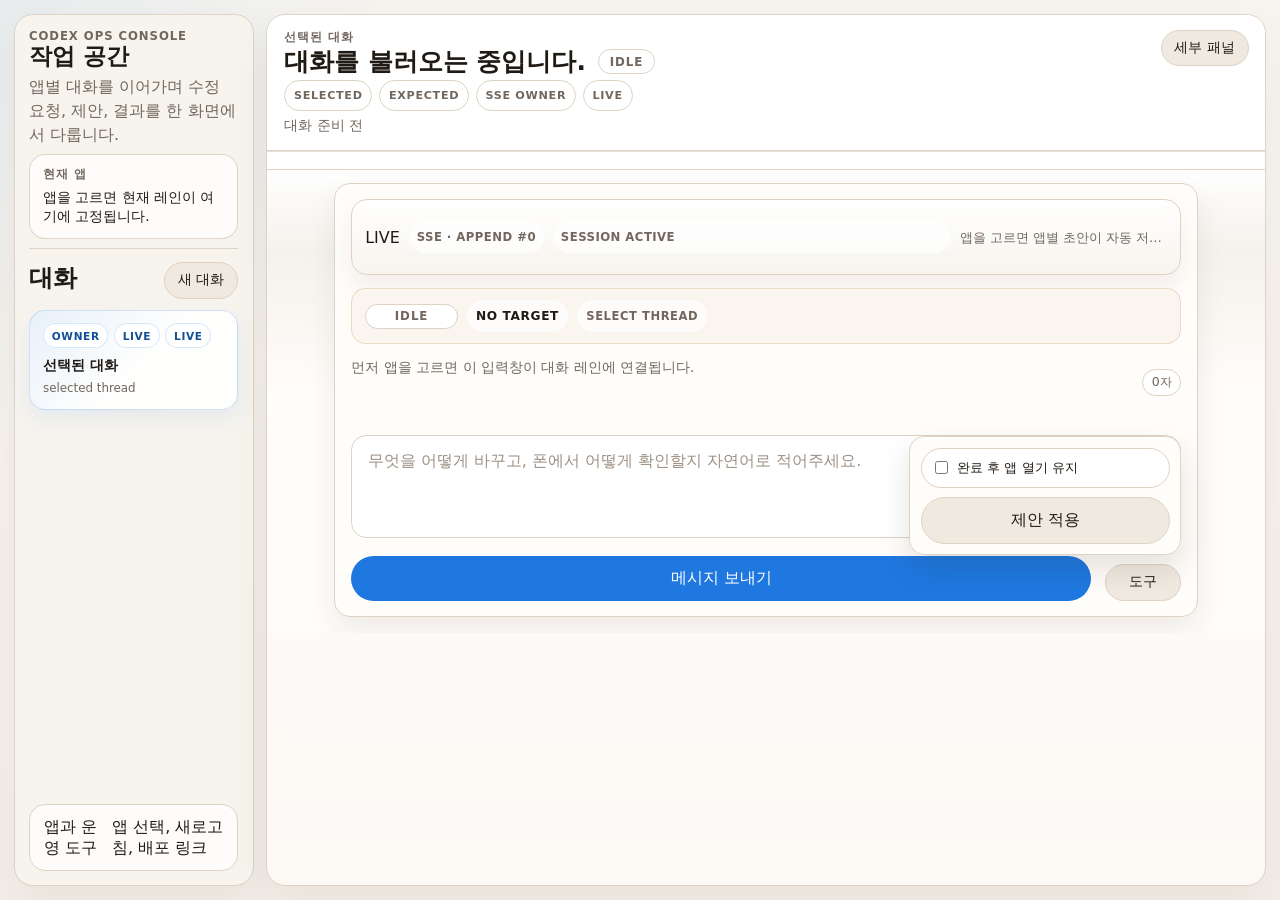
<file: examples/generated_apps/codex-ops-console/web/index.html>
<!doctype html>
<html lang="ko">
  <head>
    <meta charset="utf-8" />
    <meta name="viewport" content="width=device-width, initial-scale=1" />
    <meta name="theme-color" content="#f5f1ea" />
    <meta
      name="description"
      content="상태 유지형 Codex 런타임과 대화하며 앱 수정 요청을 보내고 작업 상태를 추적하는 운영 콘솔입니다."
    />
    <title>Codex Ops Console</title>
    <link rel="manifest" href="./manifest.webmanifest" />
    <link rel="apple-touch-icon" href="./apple-touch-icon.svg" />
    <link rel="stylesheet" href="./styles.css" />
  </head>
  <body>
    <main class="desktop-shell">
      <aside
        id="nav-sheet"
        class="sidebar panel"
        data-mobile-surface="sheet"
        data-mobile-nav-priority="conversations"
        aria-hidden="true"
      >
        <div class="sidebar-brand">
          <div class="sidebar-brand-head">
            <div>
              <p class="sidebar-kicker">Codex Ops Console</p>
              <h1>작업 공간</h1>
            </div>
            <button id="nav-sheet-close" class="secondary small nav-sheet-close" type="button">닫기</button>
          </div>
          <p class="sidebar-copy">앱별 대화를 이어가며 수정 요청, 제안, 결과를 한 화면에서 다룹니다.</p>
          <div class="sidebar-app-summary" data-sidebar-app-summary="compact">
            <p class="label">현재 앱</p>
            <p id="selected-app-summary" class="sidebar-app-summary-copy">앱을 고르면 현재 레인이 여기에 고정됩니다.</p>
          </div>
          <button id="install-button" class="install-button" hidden>홈 화면에 추가</button>
        </div>

        <section class="sidebar-section sidebar-section-fill sidebar-primary-nav" data-nav-primary="threads">
          <div class="section-head compact">
            <h2>대화</h2>
            <button id="new-conversation" class="secondary small">새 대화</button>
          </div>
          <div
            id="active-session-row"
            class="active-session-row"
            data-active-session-state="idle"
            data-active-session-conversation-id=""
            data-active-session-owned="false"
            data-active-session-source="none"
            data-active-session-phase="IDLE"
            data-active-session-unseen-count="0"
            data-active-session-clear-reason="idle"
            hidden
          >
            <div class="active-session-chip-row">
              <span id="active-session-owner" class="active-session-chip" data-active-chip="owner">OWNER</span>
              <span id="active-session-state" class="active-session-chip" data-active-chip="state">LIVE</span>
              <span id="active-session-follow" class="active-session-chip" data-active-chip="follow">LIVE</span>
            </div>
            <p id="active-session-title" class="active-session-title">선택된 대화</p>
            <p id="active-session-meta" class="active-session-meta">selected thread</p>
          </div>
          <div id="conversation-list" class="conversation-list"></div>
        </section>

        <details id="nav-ops-section" class="sidebar-section sidebar-ops-details" data-nav-secondary="ops">
          <summary id="nav-ops-summary" class="nav-ops-summary">
            <span>앱과 운영 도구</span>
            <span class="nav-ops-summary-meta">앱 선택, 새로고침, 배포 링크</span>
          </summary>
          <div class="nav-ops-content">
            <div class="section-head compact">
              <h2>앱</h2>
              <button id="refresh-apps" class="secondary small">새로고침</button>
            </div>
            <label class="field compact-field">
              <span>대상 앱</span>
              <select id="app-select"></select>
            </label>
            <div class="sidebar-app-card">
              <p class="label">배포 링크</p>
              <p id="selected-app-url" class="app-url">앱을 선택하면 여기에서 바로 열 수 있습니다.</p>
              <button id="open-app" class="secondary">선택한 앱 열기</button>
            </div>
          </div>
        </details>

      </aside>
      <button id="nav-sheet-scrim" class="nav-sheet-scrim" type="button" hidden aria-label="네비게이션 닫기"></button>

      <section class="main-stage panel" data-primary-surface="conversation">
        <header class="thread-topbar" data-thread-header="conversation">
          <div class="thread-title-block">
            <p id="thread-kicker" class="thread-kicker">선택된 대화</p>
            <button
              id="nav-sheet-toggle"
              class="secondary small mobile-nav-toggle"
              type="button"
              aria-controls="nav-sheet"
              aria-expanded="false"
            >대화 열기</button>
            <div class="thread-title-row">
              <h2 id="thread-title">앱을 먼저 고르세요.</h2>
              <span
                id="thread-phase-chip"
                class="thread-phase-chip"
                data-tone="muted"
                data-thread-phase="IDLE"
                data-thread-phase-source="none"
              >IDLE</span>
            </div>
            <div
              id="thread-session-summary"
              class="thread-session-summary"
              data-thread-summary-visible="false"
              data-thread-summary-presentation="cleared"
              data-thread-summary-scope="selected-thread"
              data-thread-summary-path=""
              data-thread-summary-phase=""
              data-thread-summary-source="none"
              data-thread-summary-owned="false"
              data-thread-summary-conversation-id=""
	              hidden
	            >
	              <span id="thread-session-summary-scope" class="session-summary-chip" data-thread-summary-chip="scope">SELECTED</span>
	              <span id="thread-session-summary-path" class="session-summary-chip" data-thread-summary-chip="path">EXPECTED</span>
	              <span id="thread-session-summary-owner" class="session-summary-chip" data-thread-summary-chip="owner">SSE OWNER</span>
	              <span id="thread-session-summary-phase" class="session-summary-chip" data-thread-summary-chip="phase">LIVE</span>
	            </div>
            <p id="conversation-meta" class="meta thread-meta">아직 대화 세션이 없습니다.</p>
          </div>
          <div class="thread-sidecar">
            <button id="secondary-panel-toggle" class="secondary small desktop-panel-toggle" type="button" aria-expanded="false">세부 패널</button>
          </div>
        </header>

        <div class="thread-surface" data-session-workspace="conversation-first">
          <div id="thread-scroller" class="thread-scroller" tabindex="-1">
            <div class="thread-column">
              <div id="conversation-timeline" class="timeline"></div>
            </div>
          </div>
          <section id="conversation-footer-dock" class="composer-dock" data-footer-dock="session-composer">
            <div class="composer-shell" data-composer-shell="stable-session-dock">
              <section id="session-strip" class="session-strip session-activity-bar" data-activity-bar="composer-adjacent" hidden>
                <p id="session-strip-state" class="session-strip-state">LIVE</p>
                <p id="session-strip-meta" class="session-strip-meta">SSE · append #0</p>
                <p id="session-strip-detail" class="session-strip-detail">SESSION ACTIVE</p>
                <button id="session-strip-toggle" class="secondary small session-strip-toggle" type="button" hidden>세부 보기</button>
                <p id="draft-status" class="draft-status session-strip-draft">아직 저장된 초안이 없습니다.</p>
              </section>

              <div id="composer-owner-row" class="composer-owner-row" data-composer-owner="idle">
                <span id="composer-owner-state" class="composer-owner-chip" data-owner-tone="muted">IDLE</span>
                <p id="composer-owner-target" class="composer-owner-target">NO TARGET</p>
                <p id="composer-owner-copy" class="composer-owner-copy">SELECT THREAD</p>
              </div>

              <div class="composer-toolbar">
                <p id="composer-hint" class="composer-hint composer-hint-compact">현재 대화에 바로 이어서 입력하세요.</p>
                <p id="composer-count" class="composer-count">0자</p>
              </div>

              <label class="field composer-field">
                <textarea
                  id="request-text"
                  rows="3"
                  placeholder="무엇을 어떻게 바꾸고, 폰에서 어떻게 확인할지 자연어로 적어주세요."
                ></textarea>
              </label>

              <div class="composer-footer" data-composer-layout="chat-first">
                <button id="send-request" class="composer-send-primary">메시지 보내기</button>
                <div
                  id="composer-utility-menu"
                  class="composer-utility-menu"
                  data-composer-utility-open="false"
                  data-composer-utility-state="closed"
                >
                  <button
                    id="composer-utility-toggle"
                    class="secondary small composer-utility-toggle-button"
                    type="button"
                    data-composer-utility-open="false"
                    data-composer-utility-state="closed"
                    aria-expanded="false"
                    aria-controls="composer-utility-cluster"
                  >도구</button>
                  <div
                    id="composer-utility-cluster"
                    class="composer-utility-cluster"
                    data-composer-utility-panel="compact"
                    data-composer-utility-open="false"
                    data-composer-utility-state="closed"
                    aria-hidden="true"
                    hidden
                  >
                    <button id="apply-proposal" class="secondary composer-secondary-action" disabled>제안 적용</button>
                    <label class="toggle inline composer-utility-toggle">
                      <input id="auto-open-app" type="checkbox" />
                      <span>완료 후 앱 열기 유지</span>
                    </label>
                  </div>
                </div>
              </div>
            </div>
          </section>
        </div>
      </section>

      <aside id="secondary-panel" class="secondary-panel panel" data-secondary-panel-mode="compact-sidecar">
        <div class="secondary-panel-head">
          <div>
            <p class="sidebar-kicker">Secondary Panel</p>
            <h2>세부 사실과 학습</h2>
          </div>
          <button id="secondary-panel-close" class="secondary small" type="button">닫기</button>
        </div>

        <section class="sidebar-section secondary-summary">
          <p class="label">Selected Thread Facts</p>
          <div id="secondary-session-facts" class="secondary-session-facts" data-secondary-facts-presentation="idle">
            <div class="secondary-session-chip-row">
              <span class="session-summary-chip">SELECTED</span>
              <span class="session-summary-chip">IDLE</span>
            </div>
            <p class="secondary-session-title">NO TARGET</p>
            <p class="secondary-session-meta">selected thread detail drawer</p>
          </div>
          <p id="workspace-summary-text" class="workspace-summary-text">세부 맥락은 이 패널에서만 확인합니다.</p>
        </section>

        <section class="inspector-card autonomy-detail-card">
          <div class="section-head compact">
            <h3>Autonomy Context</h3>
            <p id="autonomy-detail-meta" class="meta">최근 iteration 상태를 불러오는 중입니다.</p>
          </div>
          <div id="autonomy-detail" class="autonomy-summary autonomy-summary-detail">
            <p class="autonomy-empty">자세한 autonomy iteration 요약은 이 패널에서 확인할 수 있습니다.</p>
          </div>
        </section>

        <div class="inspector-grid secondary-panel-grid">
          <section class="inspector-card">
            <div class="section-head compact">
              <h3>실행 드릴다운</h3>
              <div class="thread-status">
                <p class="activity-label">detail only</p>
                <p id="job-phase" class="activity-phase idle">IDLE</p>
                <p id="job-meta" class="meta">선택된 대화의 drill-down detail이 여기에 표시됩니다.</p>
              </div>
            </div>
            <pre id="status-output">Tailscale 런타임에 연결해 앱 목록을 불러오는 중입니다.</pre>
            <article class="activity-card">
              <p class="activity-label">최근 이벤트</p>
              <div id="job-events" class="activity-events">
                <p class="activity-empty">작업이 시작되면 최근 실행 이벤트가 여기에 표시됩니다.</p>
              </div>
            </article>
          </section>

          <section class="inspector-card">
            <div class="section-head compact">
              <h3>이번 작업에서 배운 점</h3>
              <p id="learning-meta" class="meta">아직 기록된 학습 로그가 없습니다.</p>
            </div>
            <div id="learning-summary" class="learning-summary">
              <p class="learning-empty">작업이 끝나면 여기에서 설계 판단과 검증 내용을 바로 읽을 수 있습니다.</p>
            </div>
          </section>
        </div>
      </aside>
    </main>

    <script type="module" src="./app.js"></script>
  </body>
</html>
</file>
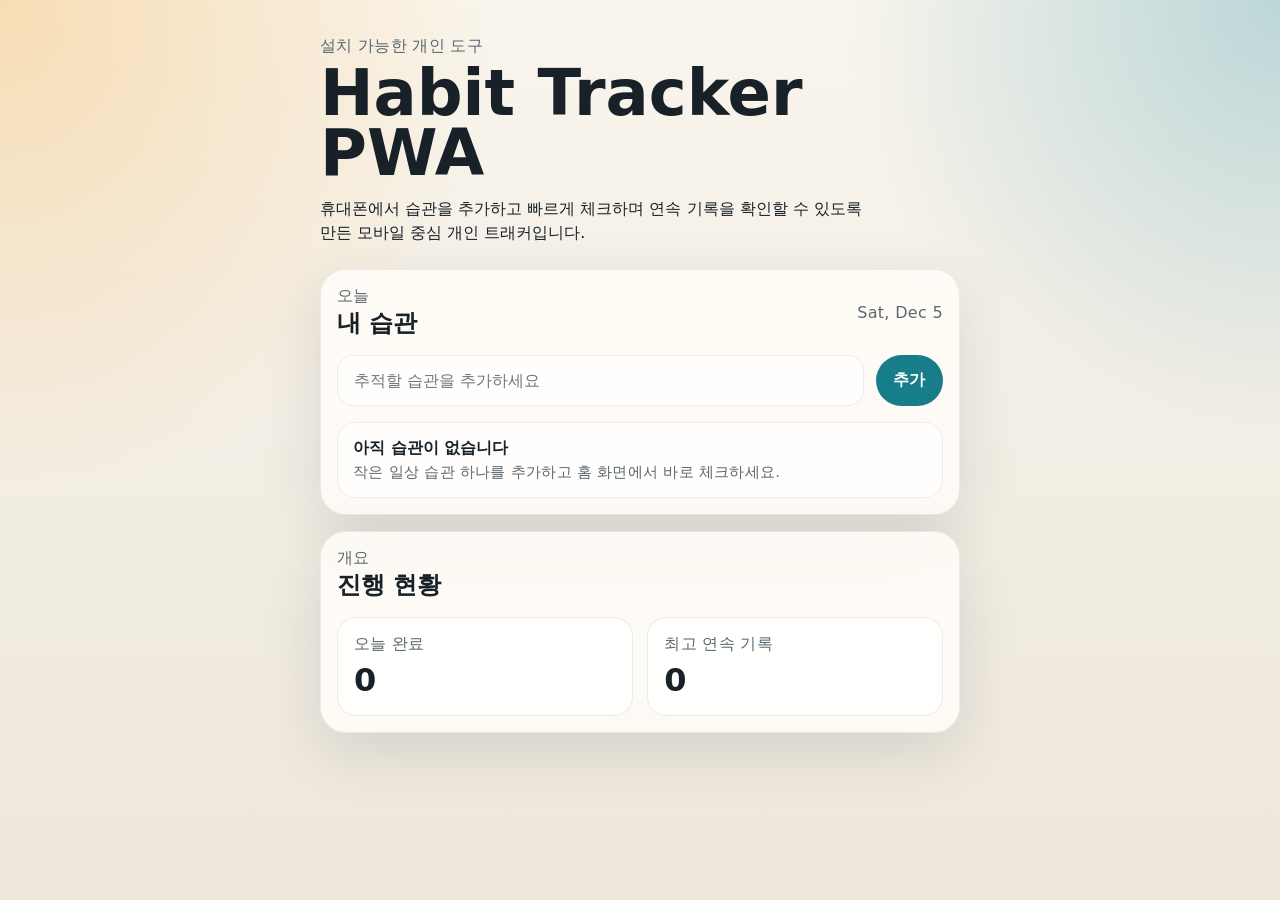
<file: examples/generated_apps/habit-tracker-pwa/web/index.html>
<!doctype html>
<html lang="ko">
  <head>
    <meta charset="utf-8" />
    <meta name="viewport" content="width=device-width, initial-scale=1" />
    <meta name="theme-color" content="#177e89" />
    <meta name="description" content="휴대폰에서 습관을 추가하고 빠르게 체크하며 연속 기록을 확인할 수 있도록 만든 모바일 중심 개인 트래커입니다." />
    <title>Habit Tracker PWA</title>
    <link rel="manifest" href="./manifest.webmanifest" />
    <link rel="apple-touch-icon" href="./apple-touch-icon.svg" />
    <link rel="stylesheet" href="./styles.css" />
  </head>
  <body>
    <main class="shell">
      <header class="hero">
        <p class="eyebrow">설치 가능한 개인 도구</p>
        <h1>Habit Tracker PWA</h1>
        <p class="lede">휴대폰에서 습관을 추가하고 빠르게 체크하며 연속 기록을 확인할 수 있도록 만든 모바일 중심 개인 트래커입니다.</p>
        <button id="install-button" class="install-button" hidden>앱 설치</button>
      </header>

      <section class="panel panel--primary">
        <div class="panel-header">
          <div>
            <p class="panel-kicker">오늘</p>
            <h2>내 습관</h2>
          </div>
          <p id="today-label" class="today-label"></p>
        </div>

        <form id="habit-form" class="habit-form">
          <label class="sr-only" for="habit-name">습관 이름</label>
          <input
            id="habit-name"
            name="habit-name"
            type="text"
            maxlength="60"
            placeholder="추적할 습관을 추가하세요"
            autocomplete="off"
            required
          />
          <button type="submit">추가</button>
        </form>

        <ul id="habit-list" class="habit-list"></ul>
      </section>

      <section class="panel panel--secondary">
        <div class="panel-header">
          <div>
            <p class="panel-kicker">개요</p>
            <h2>진행 현황</h2>
          </div>
        </div>
        <div class="stats">
          <article class="stat-card">
            <p class="stat-label">오늘 완료</p>
            <p id="completed-count" class="stat-value">0</p>
          </article>
          <article class="stat-card">
            <p class="stat-label">최고 연속 기록</p>
            <p id="best-streak" class="stat-value">0</p>
          </article>
        </div>
      </section>
    </main>

    <template id="habit-item-template">
      <li class="habit-item">
        <div class="habit-copy">
          <p class="habit-name"></p>
          <p class="habit-meta"></p>
        </div>
        <div class="habit-actions">
          <button class="check-button" type="button">체크</button>
          <button class="delete-button" type="button" aria-label="습관 삭제">삭제</button>
        </div>
      </li>
    </template>

    <script src="./app.js"></script>
  </body>
</html>
</file>
<file: examples/generated_apps/codex-ops-console/web/styles.css>
:root {
  --bg: #f3efe8;
  --sidebar: #f7f4ee;
  --surface: #fffdfa;
  --surface-soft: #f7f3ed;
  --surface-muted: #efe9e0;
  --line: #ddd2c4;
  --line-strong: #cdbfaa;
  --ink: #201a15;
  --muted: #71675e;
  --accent: #1f78e0;
  --accent-soft: #eaf3ff;
  --accent-ink: #124f97;
  --success: #2f8a59;
  --warning: #b27218;
  --danger: #b64b41;
  --shadow: 0 16px 42px rgba(48, 28, 4, 0.06);
  font-family: "IBM Plex Sans", "Pretendard", ui-sans-serif, system-ui, sans-serif;
}

* {
  box-sizing: border-box;
}

html,
body {
  margin: 0;
  height: 100%;
}

body {
  min-height: 100dvh;
  overflow: hidden;
  color: var(--ink);
  background:
    radial-gradient(circle at top left, rgba(31, 120, 224, 0.07), transparent 28rem),
    linear-gradient(180deg, #f8f5ef 0%, var(--bg) 100%);
}

body[data-mobile-workspace="conversation"] .main-stage {
  z-index: 1;
}

body[data-mobile-nav-mode="drawer"] .sidebar[data-mobile-nav-priority="conversations"] .sidebar-primary-nav {
  display: grid;
}

button,
.install-button {
  border: 0;
  border-radius: 999px;
  padding: 0.75rem 1rem;
  font: inherit;
  cursor: pointer;
  transition:
    transform 120ms ease,
    background-color 120ms ease,
    border-color 120ms ease;
}

button:hover,
.install-button:hover {
  transform: translateY(-1px);
}

button {
  background: var(--accent);
  color: #fff;
}

.secondary,
.install-button {
  background: var(--surface-muted);
  color: var(--ink);
  border: 1px solid var(--line);
}

.small {
  padding: 0.52rem 0.8rem;
  font-size: 0.86rem;
}

input,
select,
textarea {
  width: 100%;
  border: 1px solid var(--line);
  border-radius: 0.95rem;
  background: #fff;
  color: var(--ink);
  padding: 0.82rem 0.95rem;
  font: inherit;
}

input::placeholder,
textarea::placeholder {
  color: #9e9185;
}

input:focus-visible,
select:focus-visible,
textarea:focus-visible,
button:focus-visible,
summary:focus-visible {
  outline: 2px solid rgba(31, 120, 224, 0.28);
  outline-offset: 2px;
}

textarea {
  resize: vertical;
  min-height: 4.5rem;
  max-height: 10rem;
  line-height: 1.55;
}

.panel {
  border: 1px solid var(--line);
  border-radius: 1.2rem;
  background: var(--surface);
  box-shadow: var(--shadow);
}

.desktop-shell {
  display: grid;
  grid-template-columns: 15rem minmax(0, 1fr);
  gap: 0.8rem;
  height: 100dvh;
  padding: 0.85rem;
}

body[data-secondary-panel-open="true"] .desktop-shell {
  grid-template-columns: 15rem minmax(0, 1fr);
}

.sidebar {
  display: flex;
  flex-direction: column;
  gap: 0.8rem;
  min-height: 0;
  padding: 0.9rem;
  background: var(--sidebar);
}

.sidebar-brand h1,
.thread-title-block h2,
.section-head h2,
.section-head h3 {
  margin: 0;
}

.sidebar-kicker,
.thread-kicker,
.field span,
.activity-label,
.label,
.learning-group-head,
.learning-label,
.activity-event-kind,
.timeline-kind {
  display: block;
  margin: 0;
  color: var(--muted);
  font-size: 0.73rem;
  font-weight: 700;
  letter-spacing: 0.08em;
  text-transform: uppercase;
}

.sidebar-brand {
  display: grid;
  gap: 0.45rem;
  padding-bottom: 0.6rem;
  border-bottom: 1px solid var(--line);
}

.sidebar-brand-head {
  display: flex;
  align-items: flex-start;
  justify-content: space-between;
  gap: 0.8rem;
}

.sidebar-brand h1 {
  font-size: 1.45rem;
  line-height: 1.08;
}

.sidebar-copy,
.workspace-summary-text,
.meta,
.app-url,
.composer-hint,
.draft-status,
.activity-empty,
.learning-empty,
.timeline-empty {
  margin: 0;
  color: var(--muted);
  line-height: 1.5;
  overflow-wrap: anywhere;
}

.sidebar-section {
  display: grid;
  gap: 0.7rem;
}

.sidebar-primary-nav {
  order: 1;
}

.sidebar-section-fill {
  display: flex;
  flex-direction: column;
  gap: 0.7rem;
  flex: 1;
  min-height: 0;
}

.sidebar-ops-details {
  order: 2;
  overflow: hidden;
}

.nav-ops-summary {
  display: flex;
  align-items: flex-start;
  justify-content: space-between;
  gap: 0.7rem;
  padding: 0.72rem 0.85rem;
  border: 1px solid var(--line);
  border-radius: 1rem;
  background: rgba(255, 255, 255, 0.72);
}

.nav-ops-content {
  display: grid;
  gap: 0.7rem;
}

.sidebar-app-card,
.sidebar-footer {
  display: grid;
  gap: 0.65rem;
  padding: 0.9rem;
  border: 1px solid var(--line);
  border-radius: 1rem;
  background: rgba(255, 255, 255, 0.5);
}

.sidebar-app-summary {
  display: grid;
  gap: 0.35rem;
  padding: 0.72rem 0.8rem;
  border: 1px solid rgba(221, 210, 196, 0.92);
  border-radius: 1rem;
  background: rgba(255, 255, 255, 0.72);
}

.sidebar-app-summary-copy {
  margin: 0;
  color: var(--ink);
  font-size: 0.86rem;
  line-height: 1.4;
}

.section-head {
  display: flex;
  align-items: center;
  justify-content: space-between;
  gap: 0.7rem;
}

.section-head.compact {
  align-items: flex-start;
}

.conversation-list {
  display: grid;
  gap: 0.5rem;
  flex: 1;
  min-height: 0;
  overflow: auto;
  padding-right: 0.2rem;
}

.active-session-row {
  display: grid;
  gap: 0.45rem;
  position: sticky;
  top: 0.45rem;
  z-index: 2;
  padding: 0.75rem 0.82rem;
  border: 1px solid rgba(31, 120, 224, 0.2);
  border-radius: 1rem;
  background:
    linear-gradient(135deg, rgba(31, 120, 224, 0.1), rgba(255, 255, 255, 0) 52%),
    rgba(255, 255, 255, 0.88);
  box-shadow: 0 10px 22px rgba(31, 120, 224, 0.08);
  isolation: isolate;
}

.active-session-chip-row {
  display: flex;
  align-items: center;
  gap: 0.35rem;
  flex-wrap: wrap;
}

.active-session-chip {
  display: inline-flex;
  align-items: center;
  justify-content: center;
  min-height: 1.6rem;
  padding: 0.14rem 0.48rem;
  border: 1px solid rgba(31, 120, 224, 0.18);
  border-radius: 999px;
  background: rgba(255, 255, 255, 0.92);
  color: var(--accent-ink);
  font-size: 0.66rem;
  font-weight: 800;
  letter-spacing: 0.06em;
  text-transform: uppercase;
}

.active-session-title {
  margin: 0;
  color: var(--ink);
  font-size: 0.86rem;
  font-weight: 700;
  line-height: 1.35;
}

.active-session-meta {
  margin: 0;
  color: var(--muted);
  font-size: 0.74rem;
  line-height: 1.35;
}

.active-session-row[data-active-session-state="switching"] .active-session-chip[data-active-chip="state"],
.active-session-row[data-active-session-state="handoff"] .active-session-chip[data-active-chip="state"],
.active-session-row[data-active-session-follow="attach"] .active-session-chip[data-active-chip="follow"],
.active-session-row[data-active-session-follow="handoff"] .active-session-chip[data-active-chip="follow"],
.active-session-row[data-active-session-state="paused"] .active-session-chip[data-active-chip="state"],
.active-session-row[data-active-session-follow="paused"] .active-session-chip[data-active-chip="follow"] {
  color: var(--warning);
  border-color: rgba(178, 114, 24, 0.24);
  background: rgba(178, 114, 24, 0.1);
}

.active-session-row[data-active-session-state="live"] .active-session-chip[data-active-chip="state"],
.active-session-row[data-active-session-follow="live"] .active-session-chip[data-active-chip="follow"],
.active-session-row[data-active-session-follow="new"] .active-session-chip[data-active-chip="follow"] {
  color: #fff;
  border-color: rgba(31, 120, 224, 0.32);
  background: linear-gradient(135deg, rgba(31, 120, 224, 0.94), rgba(18, 83, 163, 0.94));
}

.conversation-card {
  display: grid;
  gap: 0.38rem;
  width: 100%;
  padding: 0.82rem 0.9rem;
  border: 1px solid var(--line);
  border-radius: 0.95rem;
  background: rgba(255, 255, 255, 0.72);
  text-align: left;
}

.conversation-card.active {
  border-color: rgba(31, 120, 224, 0.3);
  background: var(--accent-soft);
}

.conversation-card[data-live-owner="true"] {
  border-color: rgba(31, 120, 224, 0.38);
  background:
    linear-gradient(135deg, rgba(31, 120, 224, 0.12), rgba(255, 255, 255, 0) 48%),
    var(--accent-soft);
  box-shadow: 0 12px 24px rgba(31, 120, 224, 0.14);
}

.conversation-card.active[data-live-owner="true"][data-live-owner-emphasis="strong"] {
  border-color: rgba(31, 120, 224, 0.48);
  background:
    linear-gradient(135deg, rgba(31, 120, 224, 0.18), rgba(255, 255, 255, 0.2) 58%),
    rgba(235, 244, 255, 0.96);
  box-shadow: 0 16px 28px rgba(31, 120, 224, 0.2);
}

.conversation-card-title,
.conversation-card-meta,
.conversation-card-preview {
  display: block;
}

.conversation-card-head,
.conversation-card-meta-row {
  display: flex;
  align-items: center;
  justify-content: space-between;
  gap: 0.55rem;
}

.conversation-card-tags {
  display: inline-flex;
  align-items: center;
  gap: 0.35rem;
  flex-shrink: 0;
}

.conversation-card-meta-row {
  margin-top: 0.28rem;
}

.conversation-card-title {
  font-weight: 700;
  line-height: 1.35;
  word-break: break-word;
}

.conversation-card-preview {
  color: var(--ink);
  font-size: 0.84rem;
  line-height: 1.42;
  white-space: nowrap;
  overflow: hidden;
  text-overflow: ellipsis;
  opacity: 0.84;
}

.conversation-card-live-owner-row {
  display: flex;
  align-items: center;
  justify-content: flex-start;
  flex-wrap: wrap;
  gap: 0.38rem;
  padding: 0.42rem 0.5rem;
  border: 1px solid rgba(31, 120, 224, 0.16);
  border-radius: 999px;
  background: rgba(255, 255, 255, 0.88);
}

.conversation-card-live-owner-row[data-live-owner-shadow="true"] {
  gap: 0.3rem;
  padding: 0.3rem 0.4rem;
  border-color: rgba(31, 120, 224, 0.14);
  background: rgba(255, 255, 255, 0.74);
  box-shadow: none;
}

.conversation-card-live-owner-row[data-live-owner-emphasis="strong"] {
  border-color: rgba(31, 120, 224, 0.24);
  background: rgba(255, 255, 255, 0.88);
}

.conversation-card-live-detail,
.conversation-card-live-follow,
.conversation-card-live-phase {
  display: inline-flex;
  align-items: center;
  flex-shrink: 0;
  min-height: 1.62rem;
  padding: 0.16rem 0.46rem;
  border: 1px solid rgba(31, 120, 224, 0.16);
  border-radius: 999px;
  background: rgba(31, 120, 224, 0.08);
  font-size: 0.66rem;
  font-weight: 800;
  letter-spacing: 0.06em;
  text-transform: uppercase;
}

.conversation-card-live-detail {
  color: var(--accent-ink);
}

.conversation-card-live-follow {
  color: var(--accent-ink);
}

.conversation-card-live-phase {
  color: var(--accent-ink);
  background: rgba(31, 120, 224, 0.04);
}

.conversation-card-live-owner-row[data-live-owner-shadow="true"] .conversation-card-live-detail,
.conversation-card-live-owner-row[data-live-owner-shadow="true"] .conversation-card-live-follow,
.conversation-card-live-owner-row[data-live-owner-shadow="true"] .conversation-card-live-phase {
  min-height: 1.42rem;
  padding: 0.12rem 0.38rem;
  font-size: 0.62rem;
}

.conversation-card-preview[data-preview-lines="1"] {
  max-width: 100%;
}

.conversation-card-marker,
.conversation-card-session,
.conversation-card-live {
  display: inline-flex;
  align-items: center;
  justify-content: center;
  flex-shrink: 0;
  padding: 0.22rem 0.5rem;
  border: 1px solid var(--line);
  border-radius: 999px;
  background: #fff;
  font-size: 0.68rem;
  font-weight: 800;
  letter-spacing: 0.06em;
  text-transform: uppercase;
}

.conversation-card-marker {
  color: var(--accent-ink);
  border-color: rgba(31, 120, 224, 0.22);
  background: rgba(31, 120, 224, 0.08);
}

.conversation-card-session {
  color: var(--accent-ink);
  border-color: rgba(31, 120, 224, 0.22);
  background: rgba(255, 255, 255, 0.96);
}

.conversation-card-meta {
  margin-top: 0;
  color: var(--muted);
  font-size: 0.78rem;
}

.conversation-card-live {
  color: var(--muted);
}

.conversation-card[data-thread-state="active"] .conversation-card-live,
.conversation-card[data-thread-state="active"] .conversation-card-session {
  color: var(--accent-ink);
  border-color: rgba(31, 120, 224, 0.22);
  background: rgba(31, 120, 224, 0.08);
}

.conversation-card[data-live-owner="true"] .conversation-card-title {
  color: var(--accent-ink);
}

.conversation-card.active[data-live-owner="true"][data-live-owner-emphasis="strong"] .conversation-card-title,
.conversation-card.active[data-live-owner="true"][data-live-owner-emphasis="strong"] .conversation-card-session {
  color: #0f5da8;
}

.conversation-card[data-live-owner="true"] .conversation-card-marker {
  color: #fff;
  border-color: rgba(31, 120, 224, 0.36);
  background: linear-gradient(135deg, rgba(31, 120, 224, 0.94), rgba(18, 83, 163, 0.94));
  box-shadow: 0 6px 16px rgba(31, 120, 224, 0.24);
}

.conversation-card[data-live-owner-state="handoff"] .conversation-card-marker {
  color: var(--warning);
  border-color: rgba(178, 114, 24, 0.24);
  background: rgba(178, 114, 24, 0.1);
  box-shadow: none;
}

.conversation-card[data-live-owner-state="new"] .conversation-card-marker {
  color: #fff;
  border-color: rgba(31, 120, 224, 0.36);
  background: linear-gradient(135deg, rgba(31, 120, 224, 0.94), rgba(18, 83, 163, 0.94));
}

.conversation-card[data-live-owner-state="paused"] .conversation-card-marker {
  color: var(--warning);
  border-color: rgba(178, 114, 24, 0.24);
  background: rgba(178, 114, 24, 0.1);
}

.conversation-card[data-live-owner="true"] .conversation-card-session {
  border-color: rgba(31, 120, 224, 0.22);
  background: rgba(255, 255, 255, 0.98);
  box-shadow: inset 0 0 0 1px rgba(31, 120, 224, 0.05);
}

.conversation-card[data-live-owner="true"] .conversation-card-live-owner-row {
  border-color: rgba(31, 120, 224, 0.22);
  background: linear-gradient(180deg, rgba(245, 249, 255, 0.98), rgba(255, 255, 255, 0.98));
  box-shadow: inset 0 0 0 1px rgba(31, 120, 224, 0.04);
}

.conversation-card[data-live-owner="true"] .conversation-card-live-follow {
  border-color: rgba(31, 120, 224, 0.22);
  background: rgba(31, 120, 224, 0.12);
}

.conversation-card-live-owner-row[data-live-owner-state="handoff"] .conversation-card-live-follow,
.conversation-card-live-follow[data-live-owner-state="handoff"] {
  color: var(--warning);
  border-color: rgba(178, 114, 24, 0.24);
  background: rgba(178, 114, 24, 0.1);
}

.conversation-card-live-owner-row[data-live-owner-state="handoff"] .conversation-card-live-detail {
  color: var(--warning);
  border-color: rgba(178, 114, 24, 0.24);
  background: rgba(178, 114, 24, 0.1);
}

.conversation-card-live-owner-row[data-live-owner-state="new"] .conversation-card-live-follow,
.conversation-card-live-follow[data-live-owner-state="new"] {
  color: #fff;
  border-color: rgba(31, 120, 224, 0.36);
  background: linear-gradient(135deg, rgba(31, 120, 224, 0.94), rgba(18, 83, 163, 0.94));
}

.conversation-card-live-owner-row[data-live-owner-state="new"] .conversation-card-live-detail {
  color: #fff;
  border-color: rgba(31, 120, 224, 0.36);
  background: linear-gradient(135deg, rgba(31, 120, 224, 0.94), rgba(18, 83, 163, 0.94));
}

.conversation-card-live-owner-row[data-live-owner-state="paused"] .conversation-card-live-follow,
.conversation-card-live-follow[data-live-owner-state="paused"] {
  color: var(--warning);
  border-color: rgba(178, 114, 24, 0.24);
  background: rgba(178, 114, 24, 0.1);
}

.conversation-card-live-owner-row[data-live-owner-state="paused"] .conversation-card-live-detail {
  color: var(--warning);
  border-color: rgba(178, 114, 24, 0.24);
  background: rgba(178, 114, 24, 0.1);
}

.conversation-card[data-thread-state="connecting"] .conversation-card-live,
.conversation-card[data-thread-state="thinking"] .conversation-card-live,
.conversation-card[data-thread-state="connecting"] .conversation-card-session,
.conversation-card[data-thread-state="thinking"] .conversation-card-session {
  color: var(--accent-ink);
  border-color: rgba(31, 120, 224, 0.22);
  background: rgba(31, 120, 224, 0.08);
}

.conversation-card[data-thread-state="proposal"] .conversation-card-live,
.conversation-card[data-thread-state="proposal"] .conversation-card-session,
.conversation-card[data-thread-state="review"] .conversation-card-live,
.conversation-card[data-thread-state="review"] .conversation-card-session,
.conversation-card[data-thread-state="verify"] .conversation-card-live,
.conversation-card[data-thread-state="verify"] .conversation-card-session {
  color: var(--accent-ink);
  border-color: rgba(31, 120, 224, 0.22);
  background: rgba(31, 120, 224, 0.08);
}

.conversation-card[data-thread-state="ready"] .conversation-card-live,
.conversation-card[data-thread-state="ready"] .conversation-card-session {
  color: var(--success);
  border-color: rgba(47, 138, 89, 0.24);
  background: rgba(47, 138, 89, 0.08);
}

.conversation-card[data-thread-state="running tool"] .conversation-card-live,
.conversation-card[data-thread-state="running-tool"] .conversation-card-live,
.conversation-card[data-thread-state="running tool"] .conversation-card-session,
.conversation-card[data-thread-state="running-tool"] .conversation-card-session {
  color: var(--danger);
  border-color: rgba(182, 75, 65, 0.24);
  background: rgba(182, 75, 65, 0.08);
}

.conversation-card[data-thread-state="waiting"] .conversation-card-live,
.conversation-card[data-thread-state="reconnecting"] .conversation-card-live,
.conversation-card[data-thread-state="waiting"] .conversation-card-session,
.conversation-card[data-thread-state="reconnecting"] .conversation-card-session {
  color: var(--warning);
  border-color: rgba(178, 114, 24, 0.24);
  background: rgba(178, 114, 24, 0.08);
}

.conversation-card[data-thread-state="done"] .conversation-card-live,
.conversation-card[data-thread-state="done"] .conversation-card-session {
  color: var(--success);
  border-color: rgba(47, 138, 89, 0.24);
  background: rgba(47, 138, 89, 0.08);
}

.conversation-card[data-thread-state="failed"] .conversation-card-live,
.conversation-card[data-thread-state="failed"] .conversation-card-session {
  color: var(--danger);
  border-color: rgba(182, 75, 65, 0.24);
  background: rgba(182, 75, 65, 0.08);
}

.conversation-card[data-thread-state="idle"] .conversation-card-live,
.conversation-card[data-thread-state="idle"] .conversation-card-session {
  color: var(--muted);
  border-color: rgba(113, 103, 94, 0.18);
  background: rgba(255, 255, 255, 0.84);
}

.main-stage {
  display: grid;
  grid-template-rows: auto auto minmax(0, 1fr);
  min-height: 0;
  padding: 0;
  overflow: hidden;
  background: linear-gradient(180deg, rgba(255, 255, 255, 0.96) 0%, rgba(252, 249, 245, 0.98) 100%);
}

.thread-topbar {
  display: flex;
  align-items: flex-start;
  justify-content: space-between;
  gap: 1rem;
  padding: 0.95rem 1.05rem 0.82rem;
  border-bottom: 1px solid var(--line);
  background: rgba(255, 255, 255, 0.78);
  backdrop-filter: blur(12px);
}

.thread-title-block {
  display: grid;
  gap: 0.28rem;
  min-width: 0;
}

.thread-title-row {
  display: flex;
  align-items: flex-start;
  gap: 0.75rem;
  min-width: 0;
}

.mobile-nav-toggle,
.nav-sheet-close,
.nav-sheet-scrim {
  display: none;
}

.thread-title-block h2 {
  font-size: 1.55rem;
  line-height: 1.08;
}

.thread-title-row h2 {
  flex: 1;
  min-width: 0;
}

.thread-meta {
  font-size: 0.88rem;
}

.session-summary-chip {
  display: inline-flex;
  align-items: center;
  min-height: 1.9rem;
  padding: 0.2rem 0.55rem;
  border: 1px solid var(--line);
  border-radius: 999px;
  background: rgba(255, 255, 255, 0.88);
  color: var(--muted);
  font-size: 0.7rem;
  font-weight: 800;
  letter-spacing: 0.06em;
  text-transform: uppercase;
}

.thread-session-summary {
  display: flex;
  flex-wrap: wrap;
  align-items: center;
  gap: 0.42rem;
  min-height: 1.9rem;
}

.thread-session-summary[data-thread-summary-presentation="healthy"] .session-summary-chip[data-thread-summary-chip="phase"] {
  border-color: rgba(47, 138, 89, 0.24);
  background: rgba(47, 138, 89, 0.1);
  color: var(--success);
}

.thread-session-summary[data-thread-summary-presentation="healthy"] .session-summary-chip[data-thread-summary-chip="path"] {
  border-color: rgba(31, 120, 224, 0.2);
  background: rgba(31, 120, 224, 0.08);
  color: var(--accent-ink);
}

.thread-session-summary[data-thread-summary-presentation="healthy"] .session-summary-chip[data-thread-summary-chip="owner"] {
  border-color: rgba(47, 138, 89, 0.24);
  background: rgba(47, 138, 89, 0.08);
  color: var(--success);
}

.thread-session-summary[data-thread-summary-presentation="handoff"] .session-summary-chip,
.thread-session-summary[data-thread-summary-presentation="restore"] .session-summary-chip {
  border-color: rgba(31, 120, 224, 0.2);
  background: rgba(31, 120, 224, 0.08);
  color: var(--accent-ink);
}

.thread-session-summary[data-thread-summary-presentation="degraded"] .session-summary-chip {
  border-color: rgba(178, 114, 24, 0.24);
  background: rgba(178, 114, 24, 0.08);
  color: var(--warning);
}

.thread-phase-chip {
  display: inline-flex;
  align-items: center;
  justify-content: center;
  padding: 0.28rem 0.68rem;
  border: 1px solid var(--line);
  border-radius: 999px;
  background: #fff;
  color: var(--muted);
  font-size: 0.74rem;
  font-weight: 800;
  letter-spacing: 0.08em;
  text-transform: uppercase;
  white-space: nowrap;
}

.thread-phase-chip[data-tone="healthy"] {
  border-color: rgba(47, 138, 89, 0.24);
  background: rgba(47, 138, 89, 0.1);
  color: var(--success);
}

.thread-phase-chip[data-tone="warning"] {
  border-color: rgba(178, 114, 24, 0.24);
  background: rgba(178, 114, 24, 0.1);
  color: var(--warning);
}

.thread-phase-chip[data-tone="danger"] {
  border-color: rgba(182, 75, 65, 0.24);
  background: rgba(182, 75, 65, 0.1);
  color: var(--danger);
}

.thread-phase-chip[data-tone="neutral"] {
  border-color: rgba(31, 120, 224, 0.2);
  background: rgba(31, 120, 224, 0.08);
  color: var(--accent-ink);
}

.thread-sidecar {
  display: grid;
  justify-items: end;
  gap: 0.7rem;
}

.desktop-panel-toggle {
  width: fit-content;
}

.thread-surface {
  display: grid;
  grid-template-rows: minmax(0, 1fr) auto;
  min-height: 0;
  overflow: hidden;
  background:
    linear-gradient(180deg, rgba(255, 255, 255, 0.94) 0%, rgba(248, 244, 238, 0.9) 100%);
}

.thread-surface[data-session-workspace="conversation-first"] {
  border-top: 1px solid rgba(221, 210, 196, 0.6);
}

.thread-scroller {
  min-height: 0;
  overflow: auto;
  padding: 0.35rem 1.05rem 0.72rem;
}

.thread-scroller:focus-visible {
  outline: 2px solid rgba(31, 120, 224, 0.42);
  outline-offset: -2px;
}

.thread-column {
  width: min(100%, 54rem);
  margin: 0 auto;
}

.autonomy-card {
  display: grid;
  gap: 0.75rem;
  margin-bottom: 0.85rem;
  padding: 0.95rem 1rem;
  border: 1px solid var(--line);
  border-radius: 1rem;
  background: linear-gradient(180deg, rgba(255, 255, 255, 0.96) 0%, rgba(247, 243, 237, 0.92) 100%);
  box-shadow: 0 10px 24px rgba(44, 25, 6, 0.05);
}

.autonomy-summary,
.autonomy-grid {
  display: grid;
  gap: 0.65rem;
}

.autonomy-summary-rail {
  gap: 0.45rem;
}

.autonomy-summary-context {
  gap: 0.3rem;
}

.autonomy-chip-row {
  display: flex;
  flex-wrap: wrap;
  gap: 0.5rem;
}

.autonomy-chip-row-compact {
  gap: 0.42rem;
}

.autonomy-chip {
  display: inline-flex;
  align-items: center;
  padding: 0.38rem 0.72rem;
  border: 1px solid var(--line);
  border-radius: 999px;
  background: #fff;
  font-size: 0.8rem;
  font-weight: 700;
  letter-spacing: 0.04em;
}

.autonomy-chip.healthy {
  border-color: rgba(47, 138, 89, 0.24);
  background: rgba(47, 138, 89, 0.1);
  color: var(--success);
}

.autonomy-chip.blocked {
  border-color: rgba(182, 75, 65, 0.24);
  background: rgba(182, 75, 65, 0.1);
  color: var(--danger);
}

.autonomy-chip.neutral {
  border-color: rgba(178, 114, 24, 0.24);
  background: rgba(178, 114, 24, 0.1);
  color: var(--warning);
}

.autonomy-item {
  padding: 0.8rem 0.9rem;
  border: 1px solid var(--line);
  border-radius: 0.95rem;
  background: #fff;
}

.autonomy-empty {
  margin: 0;
  color: var(--muted);
  line-height: 1.5;
}

.autonomy-inline-meta {
  display: flex;
  flex-wrap: wrap;
  gap: 0.55rem 0.8rem;
}

.autonomy-inline-item {
  margin: 0;
  color: var(--muted);
  font-size: 0.84rem;
  line-height: 1.4;
}

.autonomy-inline-item span {
  margin-right: 0.35rem;
  color: var(--ink);
  font-weight: 700;
}

.autonomy-detail-card {
  margin-top: 0.25rem;
}

.timeline {
  display: grid;
  gap: 0.78rem;
}

.session-inline-block {
  display: grid;
  gap: 0.55rem;
  padding: 0.95rem 1rem;
  border: 1px solid rgba(31, 120, 224, 0.18);
  border-radius: 1rem;
  background: linear-gradient(180deg, rgba(238, 245, 255, 0.9) 0%, rgba(255, 255, 255, 0.98) 100%);
  box-shadow: 0 12px 28px rgba(31, 120, 224, 0.08);
}

.session-inline-block[data-selected-thread-degraded-block="true"] {
  border-color: rgba(178, 114, 24, 0.22);
  background: linear-gradient(180deg, rgba(255, 248, 236, 0.94) 0%, rgba(255, 255, 255, 0.99) 100%);
  box-shadow: 0 12px 28px rgba(178, 114, 24, 0.08);
}

.session-inline-block[data-selected-thread-degraded-block="true"][data-live-block-reason="session-rotation"] {
  border-color: rgba(182, 75, 65, 0.24);
  background: linear-gradient(180deg, rgba(255, 241, 239, 0.94) 0%, rgba(255, 255, 255, 0.99) 100%);
  box-shadow: 0 12px 28px rgba(182, 75, 65, 0.08);
}

.session-inline-kicker,
.session-inline-body,
.session-inline-meta {
  margin: 0;
}

.session-inline-kicker {
  color: var(--accent-ink);
  font-size: 0.74rem;
  font-weight: 800;
  letter-spacing: 0.08em;
  text-transform: uppercase;
}

.session-inline-row {
  display: flex;
  flex-wrap: wrap;
  gap: 0.42rem;
}

.session-inline-chip {
  display: inline-flex;
  align-items: center;
  padding: 0.26rem 0.58rem;
  border: 1px solid var(--line);
  border-radius: 999px;
  background: #fff;
  color: var(--accent-ink);
  font-size: 0.72rem;
  font-weight: 800;
  letter-spacing: 0.05em;
  text-transform: uppercase;
}

.session-inline-chip[data-tone="healthy"] {
  border-color: rgba(47, 138, 89, 0.24);
  background: rgba(47, 138, 89, 0.1);
  color: var(--success);
}

.session-inline-chip[data-tone="warning"] {
  border-color: rgba(178, 114, 24, 0.24);
  background: rgba(178, 114, 24, 0.1);
  color: var(--warning);
}

.session-inline-chip[data-tone="danger"] {
  border-color: rgba(182, 75, 65, 0.24);
  background: rgba(182, 75, 65, 0.1);
  color: var(--danger);
}

.session-inline-body {
  font-size: 0.84rem;
  line-height: 1.25;
  font-weight: 700;
  letter-spacing: 0.04em;
  text-transform: uppercase;
  color: var(--accent-ink);
}

.session-inline-autonomy {
  display: grid;
  gap: 0.42rem;
  padding-top: 0.12rem;
  border-top: 1px solid rgba(31, 120, 224, 0.12);
}

.session-inline-autonomy-meta {
  display: flex;
  flex-wrap: wrap;
  gap: 0.5rem 0.8rem;
}

.session-inline-autonomy-item {
  margin: 0;
  color: var(--muted);
  font-size: 0.8rem;
  line-height: 1.4;
}

.session-inline-autonomy-item span {
  margin-right: 0.35rem;
  color: var(--ink);
  font-weight: 700;
}

.session-inline-meta {
  color: var(--muted);
  font-size: 0.72rem;
  letter-spacing: 0.04em;
  text-transform: uppercase;
}

.session-strip {
  display: flex;
  flex-wrap: nowrap;
  align-items: center;
  justify-content: flex-start;
  gap: 0.55rem;
  width: 100%;
  margin: 0;
  padding: 0.66rem 0.8rem;
  min-height: 4.75rem;
  border: 1px solid var(--line);
  border-radius: 1rem;
  background: linear-gradient(180deg, rgba(255, 255, 255, 0.96), rgba(247, 243, 237, 0.9));
  box-shadow: 0 12px 24px rgba(44, 25, 6, 0.06);
}

.session-strip[data-live-owned="true"] {
  gap: 0.48rem;
  padding: 0.58rem 0.72rem;
  border-color: rgba(31, 120, 224, 0.16);
  background: linear-gradient(180deg, rgba(238, 245, 255, 0.9), rgba(255, 255, 255, 0.96));
}

.session-strip[data-stream-state="reconnecting"] {
  border-color: rgba(178, 114, 24, 0.24);
  background: linear-gradient(180deg, rgba(255, 247, 229, 0.96), rgba(255, 255, 255, 0.98));
}

.session-strip[data-stream-state="offline"] {
  border-color: rgba(182, 75, 65, 0.22);
  background: linear-gradient(180deg, rgba(255, 240, 238, 0.96), rgba(255, 255, 255, 0.98));
}

.session-strip[data-stream-state="connecting"] {
  border-color: rgba(31, 120, 224, 0.18);
  background: linear-gradient(180deg, rgba(241, 247, 255, 0.95), rgba(255, 255, 255, 0.98));
}

.session-strip-toggle {
  min-width: 5.8rem;
  margin-left: auto;
}

.session-strip-state,
.session-strip-meta,
.session-strip-detail {
  margin: 0;
}

.session-strip-state {
  display: flex;
  flex-wrap: nowrap;
  gap: 0.4rem;
  flex: 0 0 auto;
  min-width: max-content;
}

.session-chip {
  display: inline-flex;
  align-items: center;
  padding: 0.28rem 0.62rem;
  border: 1px solid var(--line);
  border-radius: 999px;
  background: #fff;
  font-size: 0.73rem;
  font-weight: 800;
  letter-spacing: 0.05em;
  text-transform: uppercase;
  color: var(--accent-ink);
}

.session-chip[data-tone="healthy"] {
  border-color: rgba(47, 138, 89, 0.24);
  background: rgba(47, 138, 89, 0.1);
  color: var(--success);
}

.session-chip[data-tone="warning"] {
  border-color: rgba(178, 114, 24, 0.24);
  background: rgba(178, 114, 24, 0.1);
  color: var(--warning);
}

.session-chip[data-tone="danger"] {
  border-color: rgba(182, 75, 65, 0.24);
  background: rgba(182, 75, 65, 0.1);
  color: var(--danger);
}

.session-chip[data-tone="neutral"] {
  border-color: rgba(31, 120, 224, 0.2);
  background: rgba(31, 120, 224, 0.08);
  color: var(--accent-ink);
}

.session-chip[data-tone="muted"] {
  color: var(--muted);
}

.session-strip-meta,
.session-strip-detail {
  color: var(--muted);
  font-size: 0.73rem;
  line-height: 1;
  letter-spacing: 0.04em;
  display: inline-flex;
  align-items: center;
  min-height: 2rem;
  min-width: 0;
  overflow: hidden;
  text-overflow: ellipsis;
  white-space: nowrap;
  padding: 0.24rem 0.5rem;
  border-radius: 999px;
  background: rgba(255, 255, 255, 0.72);
}

.session-strip-meta {
  font-weight: 700;
  text-transform: uppercase;
}

.session-strip-detail {
  font-weight: 600;
  flex: 1 1 14rem;
}

.session-strip[data-live-owned="true"] .session-strip-meta {
  color: var(--accent-ink);
}

.session-strip[data-stream-state="reconnecting"] .session-strip-meta,
.session-strip[data-stream-state="reconnecting"] .session-strip-detail {
  color: #8d5607;
}

.session-strip[data-stream-state="offline"] .session-strip-meta,
.session-strip[data-stream-state="offline"] .session-strip-detail {
  color: #9f3f37;
}

.timeline-item {
  min-width: 0;
  padding: 0.9rem 1rem;
  border: 1px solid var(--line);
  border-radius: 1rem;
  background: var(--surface-soft);
  box-shadow: 0 10px 26px rgba(44, 25, 6, 0.04);
}

.timeline-provenance {
  color: var(--success);
  font-weight: 700;
}

.timeline-item.message {
  max-width: min(48rem, 82%);
}

.timeline-item.message.user {
  margin-left: auto;
  border-color: rgba(31, 120, 224, 0.22);
  background: linear-gradient(180deg, #eef5ff 0%, #e5f0ff 100%);
}

.timeline-item.message.user.pending-local {
  border-style: dashed;
  border-color: rgba(31, 120, 224, 0.34);
  background: linear-gradient(180deg, rgba(234, 243, 255, 0.92) 0%, rgba(222, 236, 255, 0.92) 100%);
}

.timeline-item.message.assistant {
  margin-right: auto;
  background: #fff;
}

.timeline-item.message.assistant.pending-assistant {
  border-style: dashed;
  border-color: rgba(113, 103, 94, 0.32);
  background: linear-gradient(180deg, rgba(255, 255, 255, 0.98) 0%, rgba(247, 243, 237, 0.9) 100%);
}

.timeline-item.event {
  max-width: min(42rem, 88%);
  margin-right: auto;
  padding: 0.8rem 0.9rem;
  background: #f7f3ed;
}

.timeline-item.event.completed,
.timeline-item.event.applied {
  border-color: rgba(47, 138, 89, 0.22);
  background: rgba(47, 138, 89, 0.08);
}

.timeline-item.event.failed {
  border-color: rgba(182, 75, 65, 0.24);
  background: rgba(182, 75, 65, 0.08);
}

.timeline-item.live-activity {
  max-width: min(44rem, 90%);
  margin-right: auto;
  border-color: rgba(31, 120, 224, 0.18);
  background: linear-gradient(180deg, rgba(238, 245, 255, 0.96) 0%, rgba(255, 255, 255, 0.98) 100%);
}

.timeline-item.session-event {
  max-width: min(44rem, 90%);
  margin-right: auto;
  border-color: rgba(31, 120, 224, 0.16);
  background: linear-gradient(180deg, rgba(246, 250, 255, 0.96) 0%, rgba(255, 255, 255, 0.98) 100%);
}

.timeline-item.session-event[data-session-verdict="disqualifying"] {
  border-color: rgba(182, 75, 65, 0.24);
  background: linear-gradient(180deg, rgba(255, 241, 239, 0.94) 0%, rgba(255, 255, 255, 0.98) 100%);
}

.timeline-transition {
  max-width: min(44rem, 92%);
  margin-right: auto;
  padding: 0.95rem 1rem;
  border: 1px dashed rgba(31, 120, 224, 0.28);
  border-radius: 1rem;
  background: linear-gradient(180deg, rgba(234, 243, 255, 0.92) 0%, rgba(255, 253, 250, 0.98) 100%);
  box-shadow: 0 10px 26px rgba(44, 25, 6, 0.04);
}

.timeline-transition-row {
  display: flex;
  flex-wrap: wrap;
  gap: 0.45rem;
  margin-top: 0.35rem;
}

.timeline-transition-chip {
  display: inline-flex;
  align-items: center;
  min-height: 2rem;
  padding: 0.24rem 0.56rem;
  border: 1px solid rgba(31, 120, 224, 0.2);
  border-radius: 999px;
  background: rgba(255, 255, 255, 0.84);
  color: var(--accent-ink);
  font-size: 0.72rem;
  font-weight: 800;
  letter-spacing: 0.05em;
  text-transform: uppercase;
}

.timeline-transition-target {
  margin: 0.55rem 0 0;
  color: var(--accent-ink);
  font-size: 0.82rem;
  font-weight: 700;
  letter-spacing: 0.05em;
  text-transform: uppercase;
}

.timeline-live-row {
  display: flex;
  flex-wrap: wrap;
  gap: 0.45rem;
  margin-top: 0.35rem;
}

.timeline-live-chip {
  display: inline-flex;
  align-items: center;
  padding: 0.24rem 0.56rem;
  border: 1px solid var(--line);
  border-radius: 999px;
  background: #fff;
  color: var(--accent-ink);
  font-size: 0.72rem;
  font-weight: 800;
  letter-spacing: 0.05em;
  text-transform: uppercase;
}

.timeline-live-chip[data-tone="healthy"] {
  border-color: rgba(47, 138, 89, 0.24);
  background: rgba(47, 138, 89, 0.1);
  color: var(--success);
}

.timeline-live-chip[data-tone="warning"] {
  border-color: rgba(178, 114, 24, 0.24);
  background: rgba(178, 114, 24, 0.1);
  color: var(--warning);
}

.timeline-live-chip[data-tone="danger"] {
  border-color: rgba(182, 75, 65, 0.24);
  background: rgba(182, 75, 65, 0.1);
  color: var(--danger);
}

.timeline-kind {
  color: var(--accent-ink);
}

.timeline-body,
.learning-value,
.activity-event-body {
  margin: 0.35rem 0 0;
  line-height: 1.58;
  white-space: pre-wrap;
  overflow-wrap: anywhere;
  word-break: break-word;
}

.timeline-meta,
.activity-event-meta {
  margin: 0.45rem 0 0;
  color: var(--muted);
  font-size: 0.76rem;
}

.composer-dock {
  display: grid;
  gap: 0.7rem;
  padding: 0.85rem 1rem 1rem;
  border-top: 1px solid var(--line);
  background: linear-gradient(180deg, rgba(243, 239, 232, 0) 0%, rgba(243, 239, 232, 0.78) 18%, var(--surface) 48%);
}

.composer-shell {
  display: grid;
  gap: 0.8rem;
  grid-template-rows: minmax(4.75rem, auto) auto minmax(4.1rem, auto) auto;
  width: min(100%, 54rem);
  margin: 0 auto;
  min-height: 15rem;
  padding: 0.95rem 1rem;
  border: 1px solid var(--line);
  border-radius: 1rem;
  background: rgba(255, 253, 250, 0.95);
  box-shadow: 0 14px 30px rgba(44, 25, 6, 0.08);
}

.session-activity-bar {
  align-self: stretch;
}

.session-strip-draft {
  flex: 0 1 13rem;
  font-size: 0.8rem;
  white-space: nowrap;
  overflow: hidden;
  text-overflow: ellipsis;
}

.composer-owner-row {
  display: flex;
  flex-wrap: wrap;
  gap: 0.45rem 0.55rem;
  align-items: center;
  padding: 0.7rem 0.8rem;
  border: 1px solid rgba(177, 120, 62, 0.22);
  border-radius: 0.9rem;
  background: rgba(250, 246, 239, 0.95);
}

.composer-owner-chip {
  display: inline-flex;
  align-items: center;
  justify-content: center;
  min-width: 5.8rem;
  padding: 0.28rem 0.65rem;
  border-radius: 999px;
  border: 1px solid var(--line);
  background: #fff;
  color: var(--muted);
  font-size: 0.74rem;
  font-weight: 700;
  letter-spacing: 0.08em;
}

.composer-owner-chip[data-owner-tone="healthy"] {
  color: var(--ok-strong);
  border-color: rgba(95, 119, 75, 0.35);
}

.composer-owner-chip[data-owner-tone="warning"] {
  color: var(--warn-strong);
  border-color: rgba(190, 138, 52, 0.35);
}

.composer-owner-chip[data-owner-tone="neutral"] {
  color: var(--accent-strong);
  border-color: rgba(177, 120, 62, 0.35);
}

.composer-owner-target,
.composer-owner-copy {
  margin: 0;
  display: inline-flex;
  align-items: center;
  min-height: 1.95rem;
  padding: 0.24rem 0.58rem;
  border-radius: 999px;
  background: rgba(255, 255, 255, 0.72);
}

.composer-owner-target {
  font-size: 0.76rem;
  font-weight: 800;
  color: var(--ink);
  letter-spacing: 0.05em;
  text-transform: uppercase;
}

.composer-owner-copy {
  font-size: 0.72rem;
  font-weight: 700;
  color: var(--muted);
  letter-spacing: 0.05em;
  text-transform: uppercase;
}

.composer-toolbar,
.composer-footer {
  display: flex;
  align-items: flex-start;
  justify-content: space-between;
  gap: 0.85rem;
}

.composer-toolbar {
  min-height: 1.9rem;
}

.composer-field {
  margin: 0;
}

.composer-field textarea {
  min-height: 4.1rem;
  max-height: 9rem;
}

.composer-count {
  flex-shrink: 0;
  padding: 0.24rem 0.55rem;
  border-radius: 999px;
  background: #fff;
  border: 1px solid var(--line);
  color: var(--muted);
  font-size: 0.78rem;
}

.composer-hint-compact {
  font-size: 0.86rem;
}

.composer-footer {
  align-items: flex-end;
  min-height: 2.9rem;
}

.composer-utility-menu {
  position: relative;
  display: flex;
  justify-content: flex-end;
  margin-left: auto;
}

.composer-utility-toggle-button {
  min-width: 4.8rem;
  padding-inline: 0.88rem;
}

.composer-utility-cluster {
  position: absolute;
  right: 0;
  bottom: calc(100% + 0.55rem);
  display: grid;
  gap: 0.55rem;
  min-width: min(17rem, calc(100vw - 2rem));
  padding: 0.65rem;
  border: 1px solid var(--line);
  border-radius: 0.95rem;
  background: rgba(255, 253, 250, 0.98);
  box-shadow: 0 14px 30px rgba(44, 25, 6, 0.12);
  z-index: 8;
}

.composer-send-primary {
  min-width: 9.5rem;
  padding-inline: 1.15rem;
  flex: 1 1 auto;
  flex-shrink: 0;
}

.composer-send-primary[data-composer-blocked="true"] {
  opacity: 0.72;
}

.composer-secondary-action {
  order: 1;
  padding-inline: 0.92rem;
}

.composer-utility-toggle {
  font-size: 0.84rem;
  padding: 0.56rem 0.72rem;
}

.toggle.inline {
  display: inline-flex;
  gap: 0.55rem;
  align-items: center;
  margin: 0;
  padding: 0.64rem 0.82rem;
  border: 1px solid var(--line);
  border-radius: 999px;
  background: #fff;
}

.chip {
  display: inline-flex;
  align-items: center;
  gap: 0.45rem;
  margin: 0;
  padding: 0.52rem 0.78rem;
  border: 1px solid var(--line);
  border-radius: 999px;
  background: #fff;
  color: var(--ink);
  font-size: 0.88rem;
}

.chip input,
.toggle.inline input {
  width: auto;
  margin: 0;
}

.ux-feedback {
  border: 1px solid var(--line);
  border-radius: 0.95rem;
  background: #fff;
  padding: 0.8rem 0.9rem 0.95rem;
}

.ux-feedback summary,
.inspector-drawer summary {
  cursor: pointer;
  font-weight: 700;
  color: var(--ink);
}

.inspector-drawer {
  border: 1px solid var(--line);
  border-radius: 1rem;
  background: rgba(255, 255, 255, 0.5);
  padding: 0.78rem 0.9rem;
}

.inspector-grid {
  display: grid;
  gap: 0.8rem;
  margin-top: 0.8rem;
}

.secondary-panel {
  display: none;
  min-height: 0;
  padding: 0.9rem;
  background: rgba(255, 253, 250, 0.95);
  position: fixed;
  top: 0.85rem;
  right: 0.85rem;
  bottom: 0.85rem;
  width: min(18.5rem, calc(100vw - 2rem));
  z-index: 25;
  box-shadow: 0 24px 56px rgba(44, 25, 6, 0.18);
}

.secondary-panel[data-secondary-panel-mode="compact-sidecar"] {
  border-color: rgba(221, 210, 196, 0.92);
}

body[data-secondary-panel-open="true"] .secondary-panel {
  display: grid;
  grid-template-rows: auto auto minmax(0, 1fr);
  gap: 0.8rem;
}

.secondary-panel-head {
  display: flex;
  align-items: flex-start;
  justify-content: space-between;
  gap: 0.8rem;
  padding-bottom: 0.7rem;
  border-bottom: 1px solid var(--line);
}

.secondary-summary {
  padding: 0.8rem 0.9rem;
  border: 1px solid var(--line);
  border-radius: 1rem;
  background: rgba(247, 243, 237, 0.55);
}

.secondary-session-facts {
  display: grid;
  gap: 0.55rem;
}

.secondary-session-chip-row {
  display: flex;
  flex-wrap: wrap;
  gap: 0.38rem;
}

.secondary-session-chip-row .session-summary-chip[data-secondary-fact-tone="healthy"] {
  border-color: rgba(47, 138, 89, 0.24);
  background: rgba(47, 138, 89, 0.1);
  color: var(--success);
}

.secondary-session-chip-row .session-summary-chip[data-secondary-fact-tone="warning"] {
  border-color: rgba(178, 114, 24, 0.24);
  background: rgba(255, 244, 225, 0.9);
  color: var(--warning-ink);
}

.secondary-session-chip-row .session-summary-chip[data-secondary-fact-tone="blocked"] {
  border-color: rgba(182, 75, 65, 0.24);
  background: rgba(255, 240, 237, 0.9);
  color: var(--danger);
}

.secondary-session-chip-row .session-summary-chip[data-secondary-fact-tone="neutral"] {
  background: rgba(234, 229, 221, 0.75);
  color: var(--muted);
}

.secondary-session-chip-row .session-summary-chip[data-secondary-fact-tone="muted"] {
  background: rgba(241, 237, 230, 0.75);
  color: var(--muted);
}

.secondary-session-title,
.secondary-session-meta {
  margin: 0;
}

.secondary-session-title {
  font-size: 0.94rem;
  font-weight: 700;
  color: var(--ink);
}

.secondary-session-meta {
  color: var(--muted);
  font-size: 0.78rem;
}

.secondary-panel-grid {
  min-height: 0;
  margin-top: 0;
  align-content: start;
  overflow: auto;
  padding-right: 0.15rem;
}

.inspector-card,
.activity-card,
.learning-card {
  padding: 0.9rem;
  border: 1px solid var(--line);
  border-radius: 0.95rem;
  background: #fff;
}

.thread-status {
  text-align: right;
}

.secondary-panel .thread-status {
  text-align: left;
  display: grid;
  gap: 0.18rem;
}

.activity-phase {
  margin: 0;
  font-size: 1rem;
  font-weight: 800;
  letter-spacing: 0.04em;
}

.secondary-panel .activity-phase {
  font-size: 0.9rem;
}

.activity-phase.idle,
.activity-phase.queued {
  color: var(--warning);
}

.activity-phase.planning {
  color: var(--accent);
}

.activity-phase.running,
.activity-phase.proposal {
  color: var(--accent-ink);
}

.activity-phase.done {
  color: var(--success);
}

.activity-phase.failed {
  color: var(--danger);
}

#status-output {
  margin: 0.8rem 0 0;
  white-space: pre-wrap;
  word-break: break-word;
  line-height: 1.55;
  color: var(--muted);
  min-height: 7rem;
  max-height: 12rem;
  overflow: auto;
}

.activity-events,
.learning-summary,
.learning-group {
  display: grid;
  gap: 0.55rem;
}

.activity-card {
  margin-top: 0.85rem;
}

.activity-event {
  padding: 0.75rem 0.8rem;
  border-radius: 0.85rem;
  background: var(--surface-soft);
}

.activity-event.completed,
.activity-event.applied {
  background: rgba(47, 138, 89, 0.08);
}

.activity-event.failed {
  background: rgba(182, 75, 65, 0.08);
}

.activity-event.proposal,
.activity-event.running,
.activity-event.planning {
  background: var(--accent-soft);
}

.compact-field {
  margin: 0;
}

@media (max-width: 1100px) {
  .desktop-shell {
    grid-template-columns: 13.5rem minmax(0, 1fr);
  }

  body[data-secondary-panel-open="true"] .desktop-shell {
    grid-template-columns: 13.5rem minmax(0, 1fr);
  }

  .thread-topbar {
    display: grid;
  }

  .thread-sidecar {
    justify-items: start;
  }
}

@media (max-width: 860px) {
  body {
    overflow: auto;
  }

  .desktop-shell {
    grid-template-columns: 1fr;
    height: auto;
    min-height: 100dvh;
  }

  body[data-secondary-panel-open="true"] .desktop-shell {
    grid-template-columns: 1fr;
  }

  .main-stage {
    min-height: calc(100dvh - 1.1rem);
  }

  .sidebar {
    position: fixed;
    inset: 0 auto 0 0;
    z-index: 30;
    width: min(24rem, 92vw);
    height: 100dvh;
    transform: translateX(-105%);
    transition: transform 180ms ease;
    overflow: auto;
  }

  body[data-nav-open="true"] .sidebar {
    transform: translateX(0);
  }

  body[data-nav-open="true"] {
    touch-action: none;
  }

  .nav-sheet-scrim {
    position: fixed;
    inset: 0;
    z-index: 20;
    width: 100vw;
    height: 100vh;
    border: 0;
    background: rgba(20, 15, 10, 0.42);
  }

  .mobile-nav-toggle,
  .nav-sheet-close {
    display: inline-flex;
    justify-content: center;
    align-items: center;
  }

  .conversation-list {
    max-height: min(55dvh, 24rem);
  }

  .sidebar-primary-nav {
    order: 1;
    padding-bottom: 0.35rem;
  }

  .sidebar-ops-details {
    order: 2;
    border: 1px solid var(--line);
    border-radius: 1rem;
    background: rgba(255, 255, 255, 0.5);
  }

  .sidebar[data-mobile-nav-priority="conversations"] .sidebar-primary-nav[data-nav-primary="threads"] {
    border-bottom: 1px solid rgba(113, 103, 94, 0.12);
  }

  .sidebar[data-mobile-nav-priority="conversations"] .sidebar-ops-details[data-nav-secondary="ops"] {
    margin-top: 0.2rem;
  }

  .nav-ops-summary {
    display: grid;
    gap: 0.15rem;
    padding: 0.78rem 0.85rem;
    list-style: none;
    cursor: pointer;
    font-weight: 700;
    color: var(--ink);
  }

  .nav-ops-summary::-webkit-details-marker {
    display: none;
  }

  .nav-ops-summary::after {
    content: "열기";
    justify-self: end;
    color: var(--muted);
    font-size: 0.74rem;
    font-weight: 700;
    letter-spacing: 0.08em;
    text-transform: uppercase;
  }

  .sidebar-ops-details[open] .nav-ops-summary::after {
    content: "닫기";
  }

  .nav-ops-summary-meta {
    color: var(--muted);
    font-size: 0.82rem;
    font-weight: 500;
  }

  .nav-ops-content {
    padding: 0 0.85rem 0.85rem;
  }

  .thread-scroller {
    min-height: 20rem;
    padding: 0.7rem 0.7rem 0.55rem;
  }

  .session-inline-block {
    padding: 0.88rem 0.9rem;
  }

  .thread-title-row {
    flex-wrap: wrap;
  }

  .autonomy-card {
    margin-bottom: 0.7rem;
    padding: 0.85rem;
  }

  .composer-dock {
    position: sticky;
    bottom: 0;
    z-index: 15;
    padding: 0.7rem 0.7rem max(0.8rem, env(safe-area-inset-bottom));
    background:
      linear-gradient(180deg, rgba(243, 239, 232, 0.1) 0%, rgba(243, 239, 232, 0.88) 20%, rgba(255, 253, 250, 0.98) 56%),
      var(--surface);
    box-shadow: 0 -10px 24px rgba(44, 25, 6, 0.08);
  }

  .composer-shell {
    width: 100%;
    min-height: 14rem;
  }

  .secondary-panel,
  body[data-secondary-panel-open="true"] .secondary-panel {
    display: none;
  }

  .desktop-panel-toggle {
    display: none;
  }
}

@media (max-width: 640px) {
  .desktop-shell {
    padding: 0.55rem;
    gap: 0.55rem;
  }

  .sidebar,
  .main-stage {
    padding: 0;
  }

  .sidebar {
    padding: 0.8rem;
  }

  .thread-topbar {
    padding: 0.85rem;
  }

  .thread-title-row {
    gap: 0.5rem;
  }

  .composer-dock {
    padding-left: 0.85rem;
    padding-right: 0.85rem;
  }

  .session-strip {
    min-height: 0;
    flex-direction: column;
    align-items: stretch;
    flex-wrap: wrap;
  }

  .composer-owner-row {
    justify-content: flex-start;
  }

  .composer-owner-chip {
    min-width: 0;
  }

  .composer-toolbar,
  .composer-footer,
  .section-head {
    display: grid;
  }

  .composer-shell {
    grid-template-rows: auto auto minmax(4.1rem, auto) auto;
    min-height: 0;
  }

  .composer-utility-menu,
  .composer-utility-cluster,
  .composer-utility-cluster button,
  .toggle.inline,
  .secondary,
  button {
    width: 100%;
  }

  .composer-utility-cluster {
    position: static;
    min-width: 0;
    margin-top: 0.55rem;
  }

  .timeline-item.message {
    max-width: 100%;
  }

  .timeline-item.event {
    max-width: 100%;
  }

  .thread-status {
    text-align: left;
  }

}
</file>
<file: examples/generated_apps/habit-tracker-pwa/web/styles.css>
:root {
  --bg: #f4efe6;
  --ink: #172127;
  --muted: #5a6872;
  --panel: rgba(255, 252, 247, 0.88);
  --line: rgba(23, 33, 39, 0.08);
  --accent: #177e89;
  --accent-strong: #0e5e6f;
  --success: #1d8f5f;
  --shadow: 0 18px 60px rgba(23, 33, 39, 0.12);
  font-family: "ui-sans-serif", "system-ui", sans-serif;
}

* {
  box-sizing: border-box;
}

body {
  margin: 0;
  min-height: 100vh;
  color: var(--ink);
  background:
    radial-gradient(circle at top left, rgba(243, 177, 74, 0.35), transparent 32%),
    radial-gradient(circle at top right, rgba(59, 150, 171, 0.32), transparent 28%),
    linear-gradient(180deg, #f9f5ed 0%, #ede7dc 100%);
}

button,
input {
  font: inherit;
}

.shell {
  width: min(100%, 42rem);
  margin: 0 auto;
  padding: 1.25rem 1rem 2rem;
}

.hero {
  padding: 1rem 0 1.5rem;
}

.eyebrow,
.panel-kicker,
.habit-meta,
.today-label,
.stat-label {
  color: var(--muted);
  letter-spacing: 0.02em;
}

h1,
h2,
p {
  margin: 0;
}

h1 {
  font-size: clamp(2.3rem, 9vw, 4rem);
  line-height: 0.94;
  margin-top: 0.35rem;
}

.lede {
  margin-top: 0.85rem;
  font-size: 1rem;
  line-height: 1.5;
  max-width: 34rem;
}

.install-button,
.habit-form button,
.check-button,
.delete-button {
  border: 0;
  border-radius: 999px;
  cursor: pointer;
}

.install-button,
.habit-form button,
.check-button {
  background: var(--accent);
  color: white;
  padding: 0.85rem 1.1rem;
  font-weight: 700;
}

.install-button {
  margin-top: 1rem;
}

.delete-button {
  background: rgba(23, 33, 39, 0.08);
  color: var(--ink);
  padding: 0.75rem 0.95rem;
}

.panel {
  background: var(--panel);
  backdrop-filter: blur(18px);
  border: 1px solid var(--line);
  border-radius: 1.6rem;
  box-shadow: var(--shadow);
  padding: 1rem;
}

.panel + .panel {
  margin-top: 1rem;
}

.panel-header,
.habit-item,
.stats {
  display: flex;
  gap: 0.9rem;
}

.panel-header,
.habit-item {
  align-items: center;
  justify-content: space-between;
}

.habit-form {
  display: grid;
  grid-template-columns: 1fr auto;
  gap: 0.75rem;
  margin-top: 1rem;
}

.habit-form input {
  width: 100%;
  border-radius: 1rem;
  border: 1px solid var(--line);
  background: rgba(255, 255, 255, 0.72);
  padding: 0.95rem 1rem;
  color: var(--ink);
}

.habit-list {
  list-style: none;
  padding: 0;
  margin: 1rem 0 0;
  display: grid;
  gap: 0.75rem;
}

.habit-item {
  padding: 0.95rem;
  border-radius: 1.15rem;
  background: rgba(255, 255, 255, 0.74);
  border: 1px solid var(--line);
}

.habit-copy {
  min-width: 0;
}

.habit-name {
  font-weight: 700;
  font-size: 1rem;
}

.habit-meta {
  margin-top: 0.25rem;
  font-size: 0.92rem;
}

.habit-actions {
  display: flex;
  gap: 0.55rem;
  flex-shrink: 0;
}

.check-button.is-complete {
  background: var(--success);
}

.stats {
  margin-top: 1rem;
}

.stat-card {
  flex: 1;
  border-radius: 1.2rem;
  background: rgba(255, 255, 255, 0.78);
  border: 1px solid var(--line);
  padding: 1rem;
}

.stat-value {
  margin-top: 0.35rem;
  font-size: 2rem;
  font-weight: 800;
}

.sr-only {
  position: absolute;
  width: 1px;
  height: 1px;
  padding: 0;
  margin: -1px;
  overflow: hidden;
  clip: rect(0, 0, 0, 0);
  border: 0;
}

@media (max-width: 640px) {
  .habit-form,
  .stats {
    grid-template-columns: 1fr;
  }

  .habit-item,
  .habit-actions {
    flex-direction: column;
    align-items: stretch;
  }

  .habit-actions {
    width: 100%;
  }

  .habit-actions button {
    width: 100%;
  }
}
</file>
